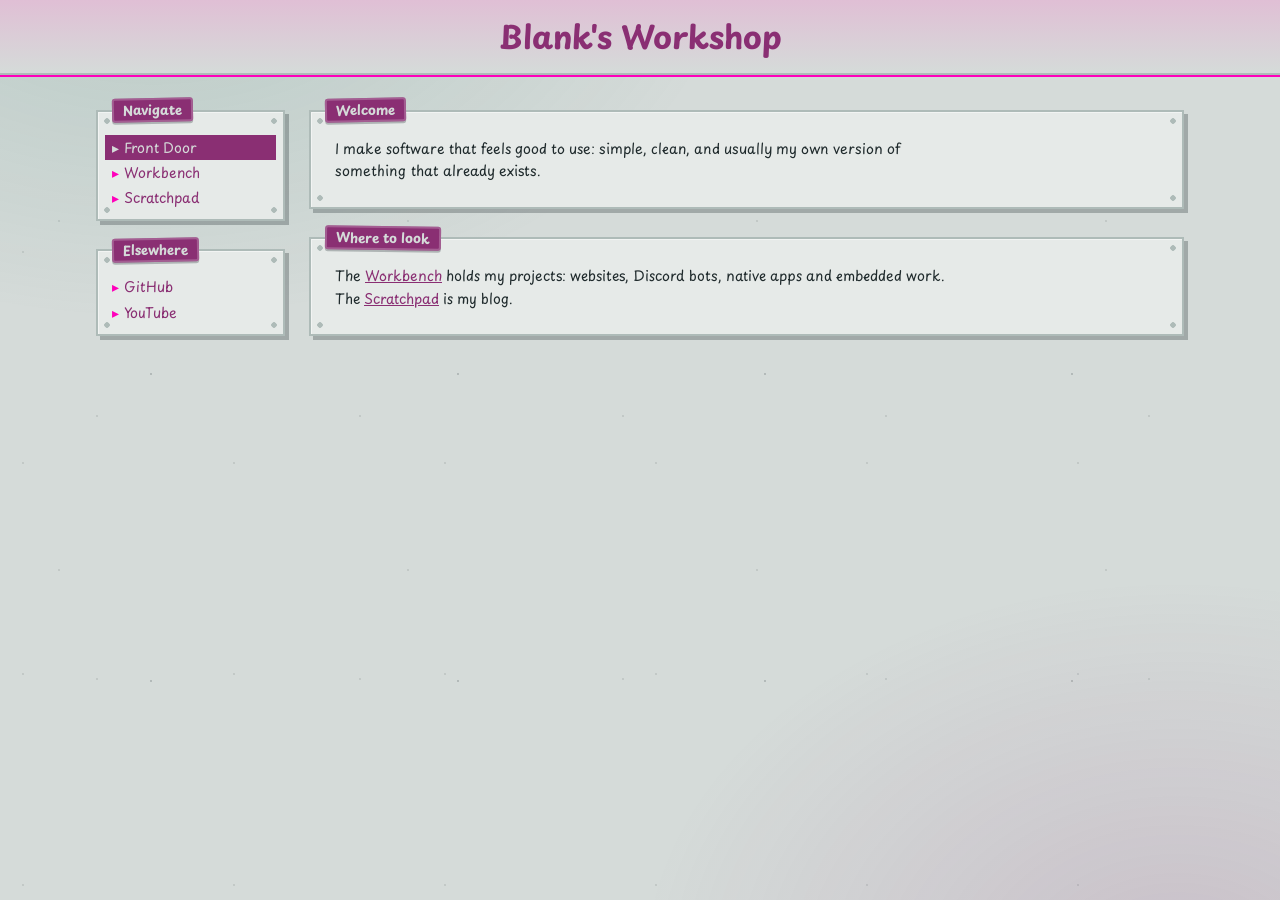
<file: index.html>
<!doctype html>
<html lang="en">
    <head>
        <meta charset="UTF-8" />
        <meta name="viewport" content="width=device-width, initial-scale=1.0" />
        <title>Front Door | Blank's Workshop</title>
        <meta
            name="description"
            content="Blank's Workshop: simple, clean software that feels good to use. Projects, devlogs and experiments by BlankTuber."
        />
        <link rel="canonical" href="https://blanktuber.dev/" />

        <!-- Appearance -->
        <meta name="color-scheme" content="dark light" />
        <meta
            name="theme-color"
            content="#123b35"
            media="(prefers-color-scheme: dark)"
        />
        <meta
            name="theme-color"
            content="#e0bfd5"
            media="(prefers-color-scheme: light)"
        />

        <!-- Link previews (Open Graph is also read by Discord, Slack, X, etc.) -->
        <meta property="og:type" content="website" />
        <meta property="og:site_name" content="Blank's Workshop" />
        <meta property="og:title" content="Front Door | Blank's Workshop" />
        <meta
            property="og:description"
            content="Blank's Workshop: simple, clean software that feels good to use. Projects, devlogs and experiments by BlankTuber."
        />
        <meta property="og:url" content="https://blanktuber.dev/" />
        <meta
            property="og:image"
            content="https://blanktuber.dev/assets/img/og.png"
        />
        <meta property="og:image:width" content="1200" />
        <meta property="og:image:height" content="630" />
        <meta
            property="og:image:alt"
            content="The BLANK logo: a grey figure in headphones with black bunny ears"
        />
        <meta name="twitter:card" content="summary_large_image" />

        <!-- Icons -->
        <link rel="icon" href="/favicon.ico" sizes="48x48" />
        <link rel="icon" href="/assets/img/logo.png" type="image/png" />
        <link rel="apple-touch-icon" href="/apple-touch-icon.png" />

        <!-- Styles -->
        <link rel="preconnect" href="https://fonts.googleapis.com" />
        <link rel="preconnect" href="https://fonts.gstatic.com" crossorigin />
        <link
            rel="stylesheet"
            href="https://fonts.googleapis.com/css2?family=Playpen+Sans:wght@100..800&display=swap"
        />
        <link rel="stylesheet" href="/assets/css/global.css" />
        <link rel="stylesheet" href="/assets/css/layout.css" />
        <link rel="stylesheet" href="/assets/css/components/box.css" />
        <link rel="stylesheet" href="/assets/css/components/links.css" />
        <link rel="me" href="https://github.com/BlankTuber" />
    </head>

    <body>
        <header>
            <h1>Blank's Workshop</h1>
        </header>
        <div class="layout">
            <nav aria-label="Main">
                <div class="box compact">
                    <p class="tag" aria-hidden="true">Navigate</p>
                    <ul class="links">
                        <li><a href="/" aria-current="page">Front Door</a></li>
                        <li><a href="/workbench/">Workbench</a></li>
                        <li><a href="/scratchpad/">Scratchpad</a></li>
                    </ul>
                </div>
            </nav>
            <main>
                <section class="box">
                    <h2 class="tag">Welcome</h2>
                    <p>
                        I make software that feels good to use: simple, clean,
                        and usually my own version of something that already
                        exists.
                    </p>
                </section>
                <section class="box">
                    <h2 class="tag">Where to look</h2>
                    <p>
                        The <a href="/workbench/">Workbench</a> holds my
                        projects: websites, Discord bots, native apps and
                        embedded work. The <a href="/scratchpad/">Scratchpad</a>
                        is my blog.
                    </p>
                </section>
            </main>
            <aside>
                <section class="box compact">
                    <h2 class="tag">Elsewhere</h2>
                    <ul class="links">
                        <li>
                            <a href="https://github.com/BlankTuber">GitHub</a>
                        </li>
                        <li>
                            <a href="https://www.youtube.com/@BlankTuber"
                                >YouTube</a
                            >
                        </li>
                    </ul>
                </section>
            </aside>
        </div>
    </body>
</html>
</file>
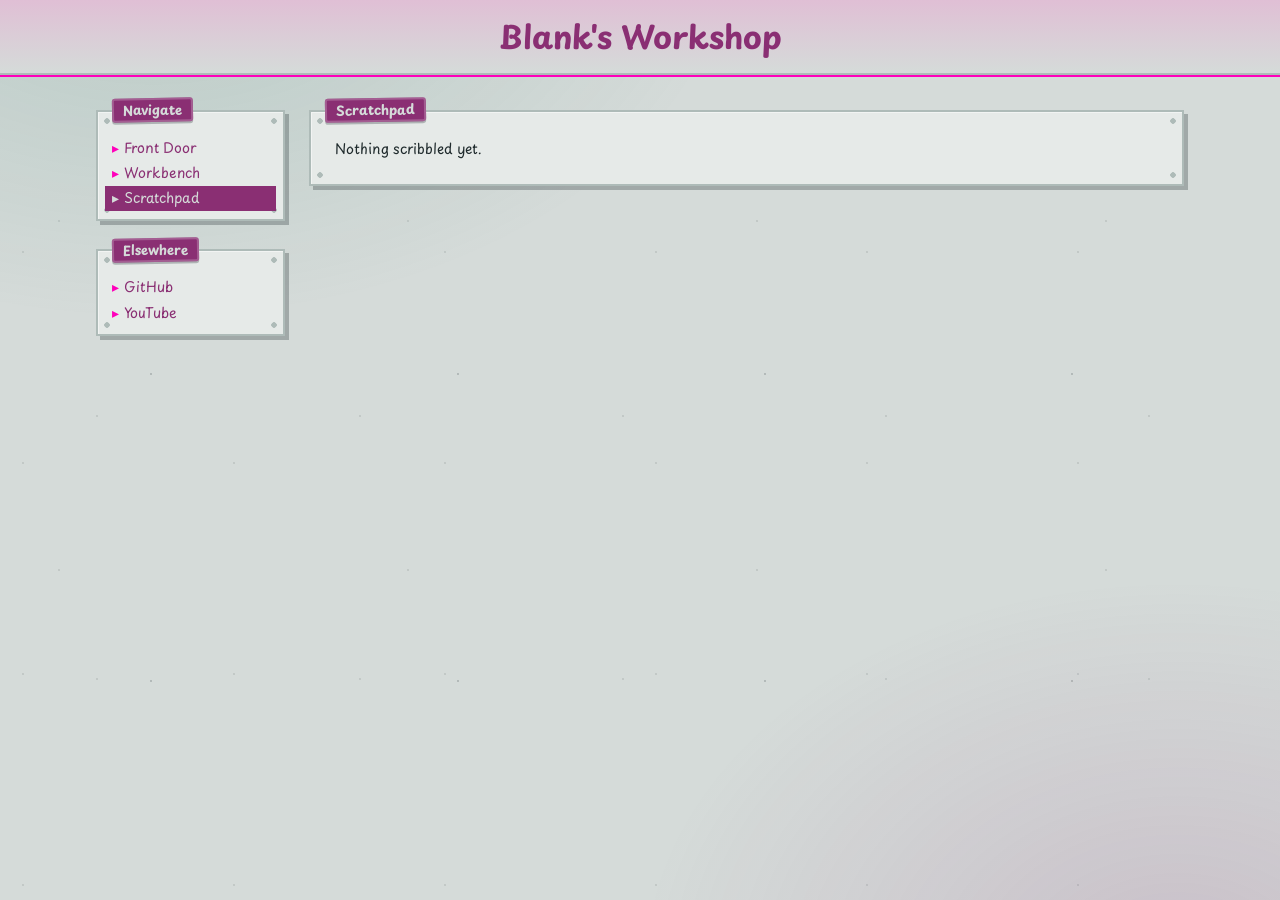
<file: scratchpad/index.html>
<!doctype html>
<html lang="en">
    <head>
        <meta charset="UTF-8" />
        <meta name="viewport" content="width=device-width, initial-scale=1.0" />
        <title>Scratchpad | Blank's Workshop</title>
        <meta
            name="description"
            content="The Scratchpad: Blank's blog. Devlogs and notes from the workshop."
        />
        <link rel="canonical" href="https://blanktuber.dev/scratchpad/" />

        <!-- Appearance -->
        <meta name="color-scheme" content="dark light" />
        <meta
            name="theme-color"
            content="#123b35"
            media="(prefers-color-scheme: dark)"
        />
        <meta
            name="theme-color"
            content="#e0bfd5"
            media="(prefers-color-scheme: light)"
        />

        <!-- Link previews (Open Graph is also read by Discord, Slack, X, etc.) -->
        <meta property="og:type" content="website" />
        <meta property="og:site_name" content="Blank's Workshop" />
        <meta property="og:title" content="Scratchpad | Blank's Workshop" />
        <meta
            property="og:description"
            content="The Scratchpad: Blank's blog. Devlogs and notes from the workshop."
        />
        <meta property="og:url" content="https://blanktuber.dev/scratchpad/" />
        <meta
            property="og:image"
            content="https://blanktuber.dev/assets/img/og.png"
        />
        <meta property="og:image:width" content="1200" />
        <meta property="og:image:height" content="630" />
        <meta
            property="og:image:alt"
            content="The BLANK logo: a grey figure in headphones with black bunny ears"
        />
        <meta name="twitter:card" content="summary_large_image" />

        <!-- Icons -->
        <link rel="icon" href="/favicon.ico" sizes="48x48" />
        <link rel="icon" href="/assets/img/logo.png" type="image/png" />
        <link rel="apple-touch-icon" href="/apple-touch-icon.png" />

        <!-- Styles -->
        <link rel="preconnect" href="https://fonts.googleapis.com" />
        <link rel="preconnect" href="https://fonts.gstatic.com" crossorigin />
        <link
            rel="stylesheet"
            href="https://fonts.googleapis.com/css2?family=Playpen+Sans:wght@100..800&display=swap"
        />
        <link rel="stylesheet" href="/assets/css/global.css" />
        <link rel="stylesheet" href="/assets/css/layout.css" />
        <link rel="stylesheet" href="/assets/css/components/box.css" />
        <link rel="stylesheet" href="/assets/css/components/links.css" />
        <link rel="stylesheet" href="/assets/css/components/post.css" />
        <link rel="me" href="https://github.com/BlankTuber" />
    </head>

    <body>
        <header>
            <h1>Blank's Workshop</h1>
        </header>
        <div class="layout">
            <nav aria-label="Main">
                <div class="box compact">
                    <p class="tag" aria-hidden="true">Navigate</p>
                    <ul class="links">
                        <li><a href="/">Front Door</a></li>
                        <li><a href="/workbench/">Workbench</a></li>
                        <li>
                            <a href="/scratchpad/" aria-current="page"
                                >Scratchpad</a
                            >
                        </li>
                    </ul>
                </div>
            </nav>
            <main>
                <section class="box">
                    <h2 class="tag">Scratchpad</h2>
                    <p>Nothing scribbled yet.</p>
                </section>

                <!-- Post template: paste new posts above this comment, newest first.
                     Use a dated id; it makes the post linkable as /scratchpad/#2026-10-10-short-name
                <article class="box post" id="2026-10-10-short-name">
                    <h2 class="tag"><a href="#2026-10-10-short-name">Post title</a></h2>
                    <p class="meta"><time datetime="2026-10-10">10 October 2026</time></p>
                    <p>First paragraph.</p>
                    <p>Second paragraph.</p>
                </article>
                -->
            </main>
            <aside>
                <section class="box compact">
                    <h2 class="tag">Elsewhere</h2>
                    <ul class="links">
                        <li>
                            <a href="https://github.com/BlankTuber">GitHub</a>
                        </li>
                        <li>
                            <a href="https://www.youtube.com/@BlankTuber"
                                >YouTube</a
                            >
                        </li>
                    </ul>
                </section>
            </aside>
        </div>
    </body>
</html>
</file>
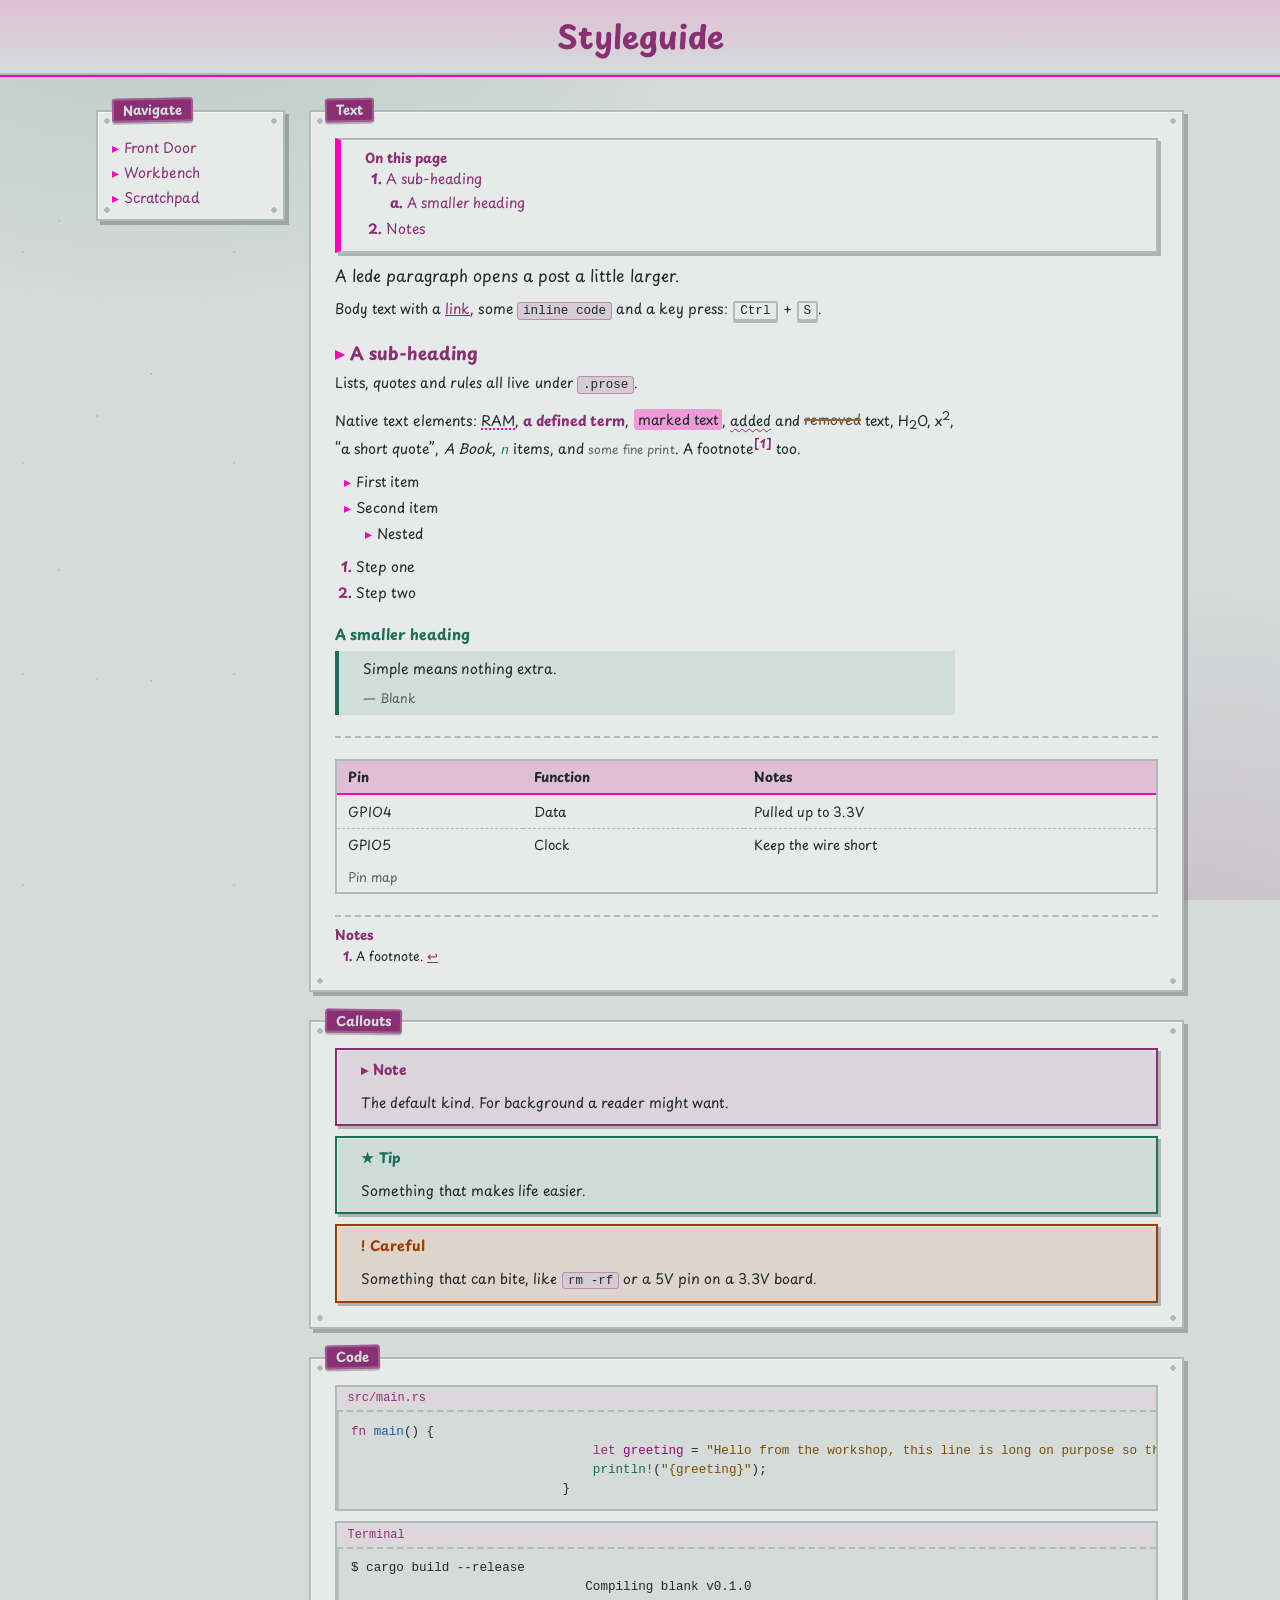
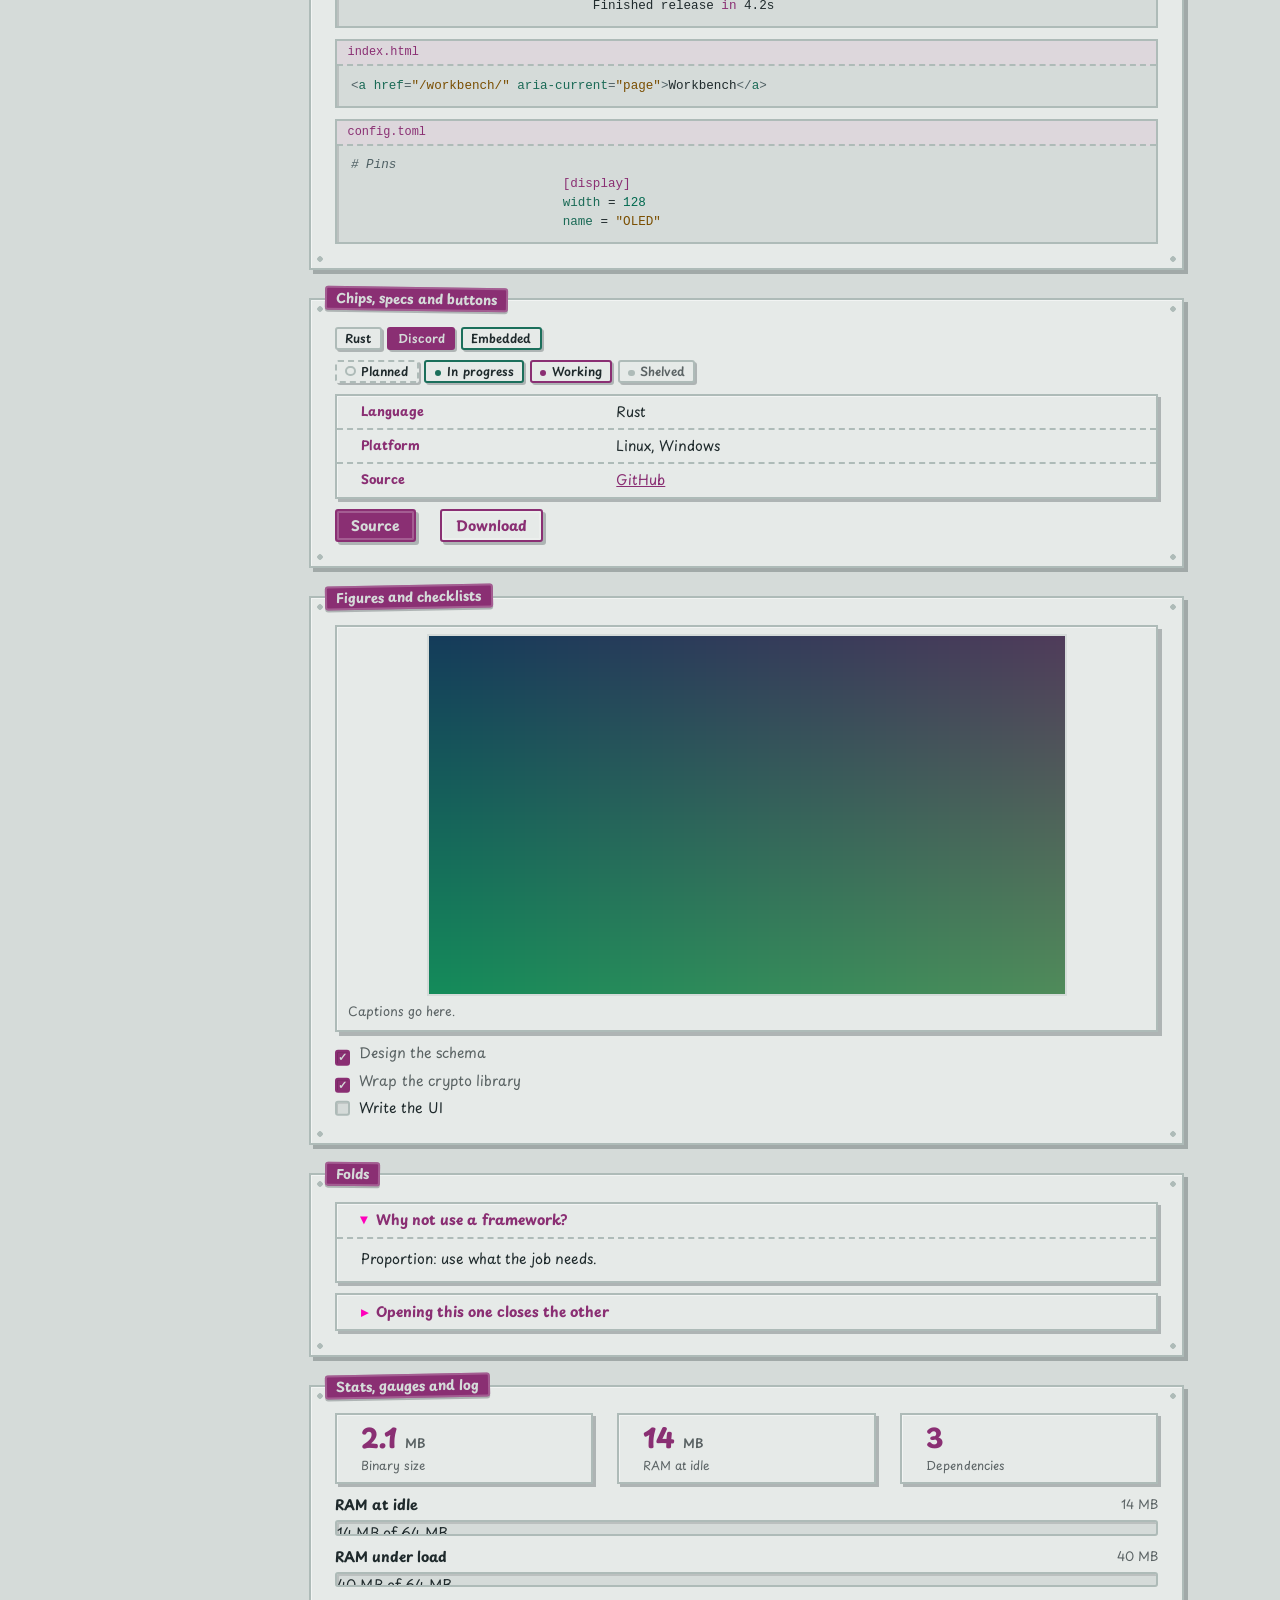
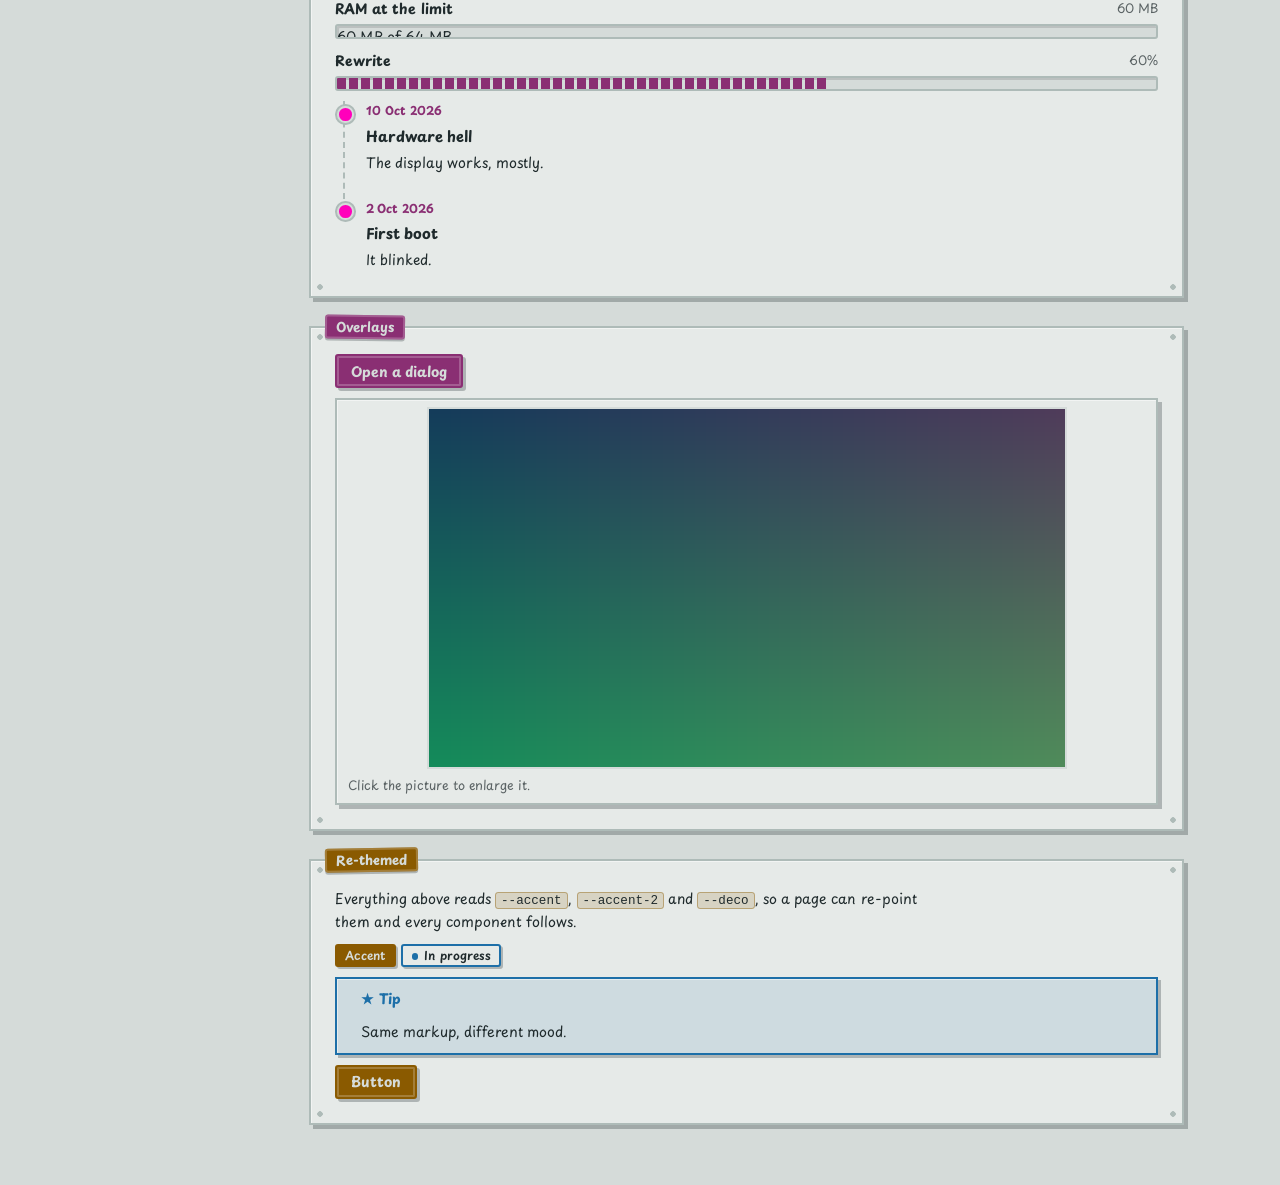
<file: styleguide/index.html>
<!doctype html>
<html lang="en">
    <head>
        <meta charset="UTF-8" />
        <meta name="viewport" content="width=device-width, initial-scale=1.0" />
        <title>Styleguide | Blank's Workshop</title>
        <meta name="robots" content="noindex" />

        <!-- Appearance -->
        <meta name="color-scheme" content="dark light" />
        <meta
            name="theme-color"
            content="#123b35"
            media="(prefers-color-scheme: dark)"
        />
        <meta
            name="theme-color"
            content="#e0bfd5"
            media="(prefers-color-scheme: light)"
        />

        <!-- Icons -->
        <link rel="icon" href="/favicon.ico" sizes="48x48" />
        <link rel="icon" href="/assets/img/logo.png" type="image/png" />
        <link rel="apple-touch-icon" href="/apple-touch-icon.png" />

        <!-- Styles -->
        <link rel="preconnect" href="https://fonts.googleapis.com" />
        <link rel="preconnect" href="https://fonts.gstatic.com" crossorigin />
        <link
            rel="stylesheet"
            href="https://fonts.googleapis.com/css2?family=Playpen+Sans:wght@100..800&display=swap"
        />
        <link rel="stylesheet" href="/assets/css/global.css" />
        <link rel="stylesheet" href="/assets/css/layout.css" />
        <link rel="stylesheet" href="/assets/css/components/box.css" />
        <link rel="stylesheet" href="/assets/css/components/links.css" />
        <link rel="stylesheet" href="/assets/css/components/prose.css" />
        <link rel="stylesheet" href="/assets/css/components/code.css" />
        <link rel="stylesheet" href="/assets/css/components/callout.css" />
        <link rel="stylesheet" href="/assets/css/components/chip.css" />
        <link rel="stylesheet" href="/assets/css/components/spec.css" />
        <link rel="stylesheet" href="/assets/css/components/button.css" />
        <link rel="stylesheet" href="/assets/css/components/figure.css" />
        <link rel="stylesheet" href="/assets/css/components/checklist.css" />
        <link rel="stylesheet" href="/assets/css/components/syntax.css" />
        <link rel="stylesheet" href="/assets/css/components/fold.css" />
        <link rel="stylesheet" href="/assets/css/components/modal.css" />
        <link rel="stylesheet" href="/assets/css/components/gauge.css" />
        <link rel="stylesheet" href="/assets/css/components/stats.css" />
        <link rel="stylesheet" href="/assets/css/components/log.css" />
        <link rel="stylesheet" href="/assets/css/components/toc.css" />
        <link rel="stylesheet" href="/styleguide/styleguide.css" />
        <script src="/assets/js/highlight.js" defer></script>
        <link rel="me" href="https://github.com/BlankTuber" />
    </head>

    <body>
        <header>
            <h1>Styleguide</h1>
        </header>
        <div class="layout">
            <nav aria-label="Main">
                <div class="box compact">
                    <p class="tag" aria-hidden="true">Navigate</p>
                    <ul class="links">
                        <li><a href="/">Front Door</a></li>
                        <li><a href="/workbench/">Workbench</a></li>
                        <li><a href="/scratchpad/">Scratchpad</a></li>
                    </ul>
                </div>
            </nav>
            <main>
                <section class="box">
                    <h2 class="tag">Text</h2>
                    <div class="prose">
                        <nav class="toc" aria-labelledby="toc-title">
                            <h3 class="toc-title" id="toc-title">
                                On this page
                            </h3>
                            <ol>
                                <li>
                                    <a href="#sub">A sub-heading</a>
                                    <ol>
                                        <li>
                                            <a href="#small"
                                                >A smaller heading</a
                                            >
                                        </li>
                                    </ol>
                                </li>
                                <li><a href="#notes">Notes</a></li>
                            </ol>
                        </nav>
                        <p class="lede">
                            A lede paragraph opens a post a little larger.
                        </p>
                        <p>
                            Body text with a <a href="#">link</a>, some
                            <code>inline code</code> and a key press:
                            <kbd>Ctrl</kbd> + <kbd>S</kbd>.
                        </p>
                        <h3 id="sub">A sub-heading</h3>
                        <p>
                            Lists, quotes and rules all live under
                            <code>.prose</code>.
                        </p>
                        <p>
                            Native text elements:
                            <abbr title="Random Access Memory">RAM</abbr>,
                            <dfn>a defined term</dfn>, <mark>marked text</mark>,
                            <ins>added</ins> and <del>removed</del> text,
                            H<sub>2</sub>O, x<sup>2</sup>, <q>a short quote</q>,
                            <cite>A Book</cite>, <var>n</var> items, and
                            <small>some fine print</small>. A footnote<sup
                                id="fnref-1"
                                ><a href="#fn-1">1</a></sup
                            >
                            too.
                        </p>
                        <ul>
                            <li>First item</li>
                            <li>
                                Second item
                                <ul>
                                    <li>Nested</li>
                                </ul>
                            </li>
                        </ul>
                        <ol>
                            <li>Step one</li>
                            <li>Step two</li>
                        </ol>
                        <h4 id="small">A smaller heading</h4>
                        <blockquote>
                            <p>Simple means nothing extra.</p>
                            <footer>Blank</footer>
                        </blockquote>
                        <hr />
                        <div
                            class="table-wrap"
                            tabindex="0"
                            role="region"
                            aria-label="Pin map"
                        >
                            <table>
                                <caption>
                                    Pin map
                                </caption>
                                <thead>
                                    <tr>
                                        <th scope="col">Pin</th>
                                        <th scope="col">Function</th>
                                        <th scope="col">Notes</th>
                                    </tr>
                                </thead>
                                <tbody>
                                    <tr>
                                        <td>GPIO4</td>
                                        <td>Data</td>
                                        <td>Pulled up to 3.3V</td>
                                    </tr>
                                    <tr>
                                        <td>GPIO5</td>
                                        <td>Clock</td>
                                        <td>Keep the wire short</td>
                                    </tr>
                                </tbody>
                            </table>
                        </div>
                        <section class="footnotes" aria-labelledby="notes">
                            <h2 id="notes">Notes</h2>
                            <ol>
                                <li id="fn-1">
                                    A footnote.
                                    <a
                                        href="#fnref-1"
                                        aria-label="Back to the text"
                                        >&#8617;</a
                                    >
                                </li>
                            </ol>
                        </section>
                    </div>
                </section>

                <section class="box">
                    <h2 class="tag">Callouts</h2>
                    <div class="prose">
                        <div class="callout" role="note">
                            <p class="callout-title">Note</p>
                            <p>
                                The default kind. For background a reader might
                                want.
                            </p>
                        </div>
                        <div class="callout" data-kind="tip" role="note">
                            <p class="callout-title">Tip</p>
                            <p>Something that makes life easier.</p>
                        </div>
                        <div class="callout" data-kind="warn" role="note">
                            <p class="callout-title">Careful</p>
                            <p>
                                Something that can bite, like
                                <code>rm -rf</code> or a 5V pin on a 3.3V board.
                            </p>
                        </div>
                    </div>
                </section>

                <section class="box">
                    <h2 class="tag">Code</h2>
                    <div class="prose">
                        <figure class="code">
                            <figcaption>src/main.rs</figcaption>
                            <pre
                                tabindex="0"
                            ><code class="language-rust">fn main() {
                                let greeting = "Hello from the workshop, this line is long on purpose so that it has to scroll sideways";
                                println!("{greeting}");
                            }</code></pre>
                        </figure>
                        <figure class="code">
                            <figcaption>Terminal</figcaption>
                            <pre
                                tabindex="0"
                            ><code class="language-bash">$ cargo build --release
                            <samp>   Compiling blank v0.1.0
                                Finished release in 4.2s</samp></code></pre>
                        </figure>
                        <figure class="code">
                            <figcaption>index.html</figcaption>
                            <pre
                                tabindex="0"
                            ><code class="language-html">&lt;a href="/workbench/" aria-current="page"&gt;Workbench&lt;/a&gt;</code></pre>
                        </figure>
                        <figure class="code">
                            <figcaption>config.toml</figcaption>
                            <pre tabindex="0"><code class="language-toml"># Pins
                            [display]
                            width = 128
                            name = "OLED"</code></pre>
                        </figure>
                    </div>
                </section>

                <section class="box">
                    <h2 class="tag">Chips, specs and buttons</h2>
                    <div class="prose">
                        <ul class="chips" aria-label="Built with">
                            <li class="chip">Rust</li>
                            <li class="chip" data-tone="accent">Discord</li>
                            <li class="chip" data-tone="accent-2">Embedded</li>
                        </ul>
                        <ul class="chips" aria-label="Statuses">
                            <li class="chip" data-status="planned">Planned</li>
                            <li class="chip" data-status="wip">In progress</li>
                            <li class="chip" data-status="working">Working</li>
                            <li class="chip" data-status="shelved">Shelved</li>
                        </ul>
                        <dl class="spec">
                            <div>
                                <dt>Language</dt>
                                <dd>Rust</dd>
                            </div>
                            <div>
                                <dt>Platform</dt>
                                <dd>Linux, Windows</dd>
                            </div>
                            <div>
                                <dt>Source</dt>
                                <dd>
                                    <a href="https://github.com/BlankTuber"
                                        >GitHub</a
                                    >
                                </dd>
                            </div>
                        </dl>
                        <p class="btn-row">
                            <a class="btn" href="#">Source</a>
                            <a class="btn" data-variant="ghost" href="#"
                                >Download</a
                            >
                        </p>
                    </div>
                </section>

                <section class="box">
                    <h2 class="tag">Figures and checklists</h2>
                    <div class="prose">
                        <div class="shots">
                            <figure class="shot">
                                <img
                                    src="/styleguide/demo.png"
                                    alt="A plain gradient standing in for a screenshot"
                                    width="640"
                                    height="360"
                                />
                                <figcaption>Captions go here.</figcaption>
                            </figure>
                        </div>
                        <ul class="checklist">
                            <li>
                                <label
                                    ><input type="checkbox" checked disabled />
                                    <span>Design the schema</span></label
                                >
                            </li>
                            <li>
                                <label
                                    ><input type="checkbox" checked disabled />
                                    <span>Wrap the crypto library</span></label
                                >
                            </li>
                            <li>
                                <label
                                    ><input type="checkbox" disabled />
                                    <span>Write the UI</span></label
                                >
                            </li>
                        </ul>
                    </div>
                </section>

                <section class="box">
                    <h2 class="tag">Folds</h2>
                    <div class="prose">
                        <details class="fold" name="faq" open>
                            <summary>Why not use a framework?</summary>
                            <div class="fold-body">
                                <p>Proportion: use what the job needs.</p>
                            </div>
                        </details>
                        <details class="fold" name="faq">
                            <summary>Opening this one closes the other</summary>
                            <div class="fold-body">
                                <p>
                                    Same <code>name</code> on each
                                    <code>details</code> makes an accordion.
                                </p>
                            </div>
                        </details>
                    </div>
                </section>

                <section class="box">
                    <h2 class="tag">Stats, gauges and log</h2>
                    <div class="prose">
                        <dl class="stats">
                            <div>
                                <dt>Binary size</dt>
                                <dd>2.1 <small>MB</small></dd>
                            </div>
                            <div>
                                <dt>RAM at idle</dt>
                                <dd>14 <small>MB</small></dd>
                            </div>
                            <div>
                                <dt>Dependencies</dt>
                                <dd>3</dd>
                            </div>
                        </dl>
                        <div class="gauge">
                            <label for="g-ram">RAM at idle</label>
                            <span class="gauge-value">14 MB</span>
                            <meter
                                id="g-ram"
                                min="0"
                                max="64"
                                low="32"
                                high="48"
                                optimum="0"
                                value="14"
                            >
                                14 MB of 64 MB
                            </meter>
                        </div>
                        <div class="gauge">
                            <label for="g-ram2">RAM under load</label>
                            <span class="gauge-value">40 MB</span>
                            <meter
                                id="g-ram2"
                                min="0"
                                max="64"
                                low="32"
                                high="48"
                                optimum="0"
                                value="40"
                            >
                                40 MB of 64 MB
                            </meter>
                        </div>
                        <div class="gauge">
                            <label for="g-ram3">RAM at the limit</label>
                            <span class="gauge-value">60 MB</span>
                            <meter
                                id="g-ram3"
                                min="0"
                                max="64"
                                low="32"
                                high="48"
                                optimum="0"
                                value="60"
                            >
                                60 MB of 64 MB
                            </meter>
                        </div>
                        <div class="gauge">
                            <label for="g-done">Rewrite</label>
                            <span class="gauge-value">60%</span>
                            <progress id="g-done" max="100" value="60">
                                60%
                            </progress>
                        </div>
                        <ol class="log">
                            <li>
                                <time datetime="2026-10-10">10 Oct 2026</time>
                                <h3>Hardware hell</h3>
                                <p>The display works, mostly.</p>
                            </li>
                            <li>
                                <time datetime="2026-10-02">2 Oct 2026</time>
                                <h3>First boot</h3>
                                <p>It blinked.</p>
                            </li>
                        </ol>
                    </div>
                </section>

                <section class="box">
                    <h2 class="tag">Overlays</h2>
                    <div class="prose">
                        <p class="btn-row">
                            <button
                                class="btn"
                                commandfor="demo-dialog"
                                command="show-modal"
                            >
                                Open a dialog
                            </button>
                        </p>
                        <figure class="shot">
                            <button class="thumb" popovertarget="demo-shot">
                                <img
                                    src="/styleguide/demo.png"
                                    alt="A plain gradient standing in for a screenshot"
                                    width="640"
                                    height="360"
                                />
                            </button>
                            <figcaption>
                                Click the picture to enlarge it.
                            </figcaption>
                        </figure>
                        <figure
                            class="lightbox"
                            id="demo-shot"
                            popover
                            aria-label="A plain gradient standing in for a screenshot"
                        >
                            <img
                                src="/styleguide/demo.png"
                                alt="A plain gradient standing in for a screenshot"
                                width="640"
                                height="360"
                            />
                        </figure>
                    </div>
                    <dialog
                        class="box modal"
                        id="demo-dialog"
                        aria-labelledby="demo-dialog-title"
                        closedby="any"
                    >
                        <h2 class="tag" id="demo-dialog-title">Dialog</h2>
                        <div class="modal-body prose">
                            <p>
                                A native dialog. Esc closes it, and so does
                                clicking outside.
                            </p>
                            <p>
                                It scrolls on its own when the content is long.
                            </p>
                        </div>
                        <p class="btn-row">
                            <button
                                class="btn"
                                commandfor="demo-dialog"
                                command="close"
                            >
                                Close
                            </button>
                        </p>
                    </dialog>
                </section>

                <section class="box theme-demo">
                    <h2 class="tag">Re-themed</h2>
                    <div class="prose">
                        <p>
                            Everything above reads <code>--accent</code>,
                            <code>--accent-2</code> and <code>--deco</code>, so
                            a page can re-point them and every component
                            follows.
                        </p>
                        <ul class="chips">
                            <li class="chip" data-tone="accent">Accent</li>
                            <li class="chip" data-status="wip">In progress</li>
                        </ul>
                        <div class="callout" data-kind="tip" role="note">
                            <p class="callout-title">Tip</p>
                            <p>Same markup, different mood.</p>
                        </div>
                        <p class="btn-row">
                            <a class="btn" href="#">Button</a>
                        </p>
                    </div>
                </section>
            </main>
        </div>
    </body>
</html>
</file>
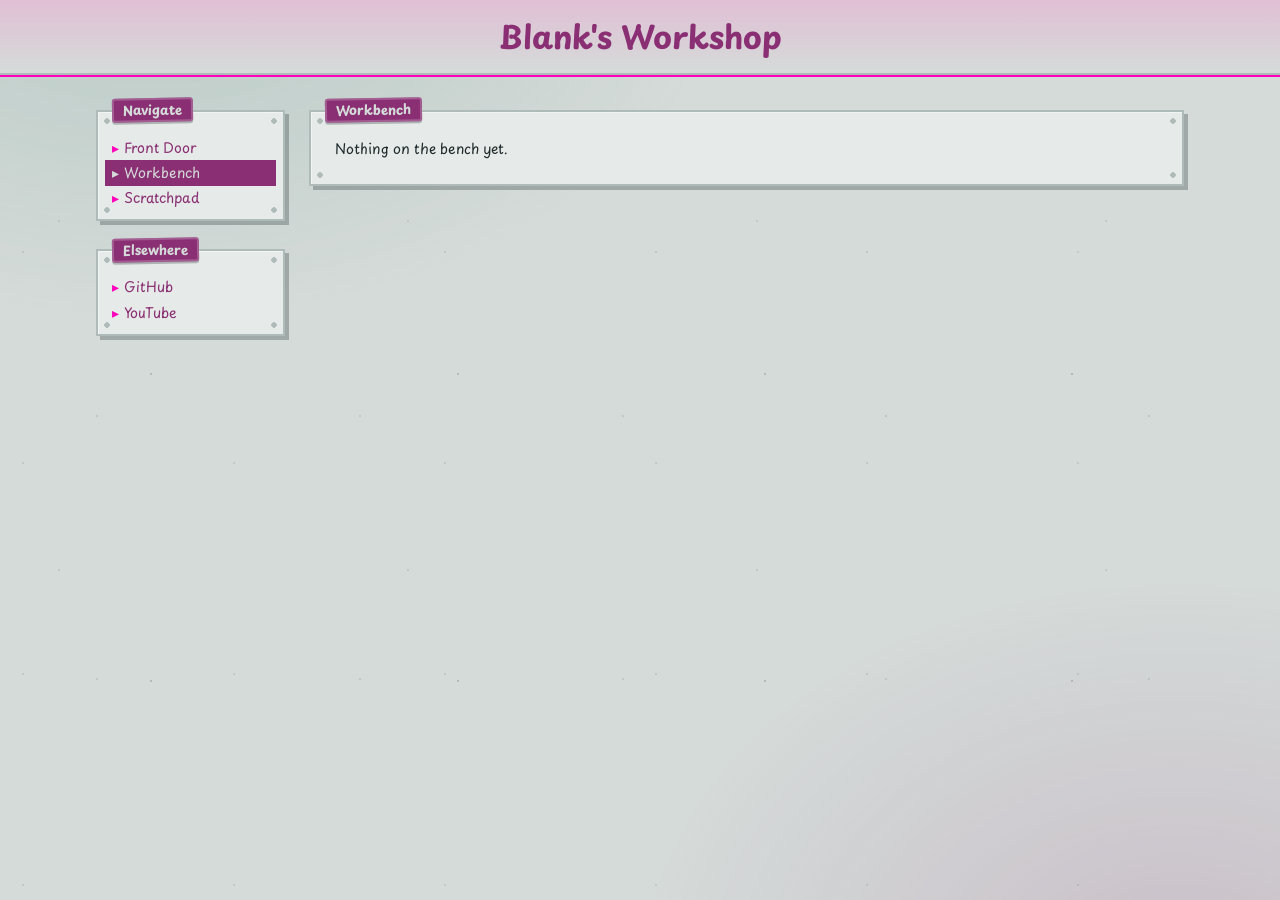
<file: workbench/index.html>
<!doctype html>
<html lang="en">
    <head>
        <meta charset="UTF-8" />
        <meta name="viewport" content="width=device-width, initial-scale=1.0" />
        <title>Workbench | Blank's Workshop</title>
        <meta
            name="description"
            content="The Workbench: projects from Blank's Workshop, from websites and Discord bots to native apps and embedded work."
        />
        <link rel="canonical" href="https://blanktuber.dev/workbench/" />

        <!-- Appearance -->
        <meta name="color-scheme" content="dark light" />
        <meta
            name="theme-color"
            content="#123b35"
            media="(prefers-color-scheme: dark)"
        />
        <meta
            name="theme-color"
            content="#e0bfd5"
            media="(prefers-color-scheme: light)"
        />

        <!-- Link previews (Open Graph is also read by Discord, Slack, X, etc.) -->
        <meta property="og:type" content="website" />
        <meta property="og:site_name" content="Blank's Workshop" />
        <meta property="og:title" content="Workbench | Blank's Workshop" />
        <meta
            property="og:description"
            content="The Workbench: projects from Blank's Workshop, from websites and Discord bots to native apps and embedded work."
        />
        <meta property="og:url" content="https://blanktuber.dev/workbench/" />
        <meta
            property="og:image"
            content="https://blanktuber.dev/assets/img/og.png"
        />
        <meta property="og:image:width" content="1200" />
        <meta property="og:image:height" content="630" />
        <meta
            property="og:image:alt"
            content="The BLANK logo: a grey figure in headphones with black bunny ears"
        />
        <meta name="twitter:card" content="summary_large_image" />

        <!-- Icons -->
        <link rel="icon" href="/favicon.ico" sizes="48x48" />
        <link rel="icon" href="/assets/img/logo.png" type="image/png" />
        <link rel="apple-touch-icon" href="/apple-touch-icon.png" />

        <!-- Styles -->
        <link rel="preconnect" href="https://fonts.googleapis.com" />
        <link rel="preconnect" href="https://fonts.gstatic.com" crossorigin />
        <link
            rel="stylesheet"
            href="https://fonts.googleapis.com/css2?family=Playpen+Sans:wght@100..800&display=swap"
        />
        <link rel="stylesheet" href="/assets/css/global.css" />
        <link rel="stylesheet" href="/assets/css/layout.css" />
        <link rel="stylesheet" href="/assets/css/components/box.css" />
        <link rel="stylesheet" href="/assets/css/components/links.css" />
        <link rel="stylesheet" href="/assets/css/components/items.css" />
        <link rel="me" href="https://github.com/BlankTuber" />
    </head>

    <body>
        <header>
            <h1>Blank's Workshop</h1>
        </header>
        <div class="layout">
            <nav aria-label="Main">
                <div class="box compact">
                    <p class="tag" aria-hidden="true">Navigate</p>
                    <ul class="links">
                        <li><a href="/">Front Door</a></li>
                        <li>
                            <a href="/workbench/" aria-current="page"
                                >Workbench</a
                            >
                        </li>
                        <li><a href="/scratchpad/">Scratchpad</a></li>
                    </ul>
                </div>
            </nav>
            <main>
                <section class="box">
                    <h2 class="tag">Workbench</h2>
                    <p>Nothing on the bench yet.</p>
                </section>

                <!-- Project template: wrap boxes in <div class="items"> once there are several.
                <div class="items">
                    <article class="box">
                        <h2 class="tag"><a href="/workbench/project-name/">Project name</a></h2>
                        <p>One or two lines about what it is.</p>
                    </article>
                </div>
                -->
            </main>
            <aside>
                <section class="box compact">
                    <h2 class="tag">Elsewhere</h2>
                    <ul class="links">
                        <li>
                            <a href="https://github.com/BlankTuber">GitHub</a>
                        </li>
                        <li>
                            <a href="https://www.youtube.com/@BlankTuber"
                                >YouTube</a
                            >
                        </li>
                    </ul>
                </section>
            </aside>
        </div>
    </body>
</html>
</file>
<file: assets/css/global.css>
/* Applies to every page on the site. */

:root {
    color-scheme: dark;
    font-family: "Playpen Sans", sans-serif;
    font-optical-sizing: auto;
    font-style: normal;

    /* Favorites */
    --aquamarine: #00ffbb;
    --magenta: #ff00bb;

    /* Everyday variations */
    --teal: #3fb89a;
    --teal-dark: #123b35;
    --plum: #b8559a;
    --plum-dark: #3a1f34;

    --bg: #0f1214;
    --surface: #181d20;
    --text: #e4e9e8;
    --border: #2b363a;

    /* Roles */
    --accent: var(--teal);
    --accent-2: var(--plum);
    --tint-header: var(--teal-dark);
    --deco: var(--aquamarine);
    --warn: var(--magenta);

    /* Background art. Pick one by pointing --bg-art at --bg-glow or --bg-stars. */
    --star: rgba(255, 255, 255, 0.55);
    --bg-glow:
        radial-gradient(
            60rem 40rem at 12% -8%,
            color-mix(in srgb, var(--teal) 16%, transparent),
            transparent 70%
        ),
        radial-gradient(
            55rem 40rem at 92% 108%,
            color-mix(in srgb, var(--plum) 16%, transparent),
            transparent 70%
        );
    --bg-stars:
        radial-gradient(1px 1px at 23px 41px, var(--star), transparent) 0 0 /
            211px 211px,
        radial-gradient(1px 1px at 97px 153px, var(--star), transparent) 0 0 /
            263px 263px,
        radial-gradient(1.5px 1.5px at 151px 67px, var(--star), transparent) 0
            0 / 307px 307px,
        radial-gradient(1px 1px at 59px 221px, var(--star), transparent) 0 0 /
            349px 349px,
        var(--bg-glow);
    --bg-art: var(--bg-stars);

    /* Bevels and hard shadows */
    --bevel-light: rgba(255, 255, 255, 0.06);
    --bevel-dark: rgba(0, 0, 0, 0.4);
    --hard-shadow: rgba(0, 0, 0, 0.5);

    /* Fluid spacing */
    --space-sm: clamp(8px, 2vw, 12px);
    --space-md: clamp(12px, 3vw, 24px);
    --space-lg: clamp(16px, 4vw, 48px);
}

/* Light mode */
@media (prefers-color-scheme: light) {
    :root {
        color-scheme: light;

        --teal: #1b6f5b;
        --plum: #8a2f73;

        --bg: #d5dbd9;
        --surface: #e6eae8;
        --text: #1f2a2c;
        --border: #aebbb8;

        --accent: var(--plum);
        --accent-2: var(--teal);
        --tint-header: #e0bfd5;
        --deco: var(--magenta);
        --warn: #9c3d00;
        --star: rgba(31, 42, 44, 0.35);

        --bevel-light: rgba(255, 255, 255, 0.5);
        --bevel-dark: rgba(0, 0, 0, 0.12);
        --hard-shadow: rgba(31, 42, 44, 0.28);
    }
}

* {
    margin: 0;
    padding: 0;
    box-sizing: border-box;
}

html {
    font-size: 87.5%;
}

body {
    min-height: 100vh;
    min-height: 100dvh;
    background-color: var(--bg);
    color: var(--text);
    line-height: 1.6;
}

body::before {
    content: "";
    position: fixed;
    inset: 0;
    z-index: -1;
    background: var(--bg-art);
    pointer-events: none;
}

a {
    color: var(--accent);
}

a:hover {
    color: var(--accent-2);
}

a:focus-visible {
    outline: 2px solid var(--deco);
    outline-offset: 2px;
}
</file>
<file: assets/css/layout.css>
/* Layout for the main pages. */

header {
    min-height: 75px;
    padding-inline: var(--space-sm);
    display: flex;
    justify-content: center;
    align-items: center;
    background: linear-gradient(var(--tint-header), var(--bg));
    border-bottom: 2px solid var(--border);
    box-shadow: 0 2px 0 var(--deco);
}

header h1 {
    color: var(--accent);
    text-align: center;
    line-height: 1.3;
    font-size: clamp(1.5rem, 6vw, 2.25rem);
}

.layout {
    --page-width: min(85vw, 80rem);
    --sidebar-width: 13.5rem;

    width: min(100% - var(--space-lg), var(--page-width));
    margin-block: var(--space-md) var(--space-lg);
    margin-inline: auto;
    padding-top: 0.75rem;
    display: grid;
    grid-template-columns: var(--sidebar-width) minmax(0, 1fr);
    grid-template-rows: auto 1fr;
    grid-template-areas:
        "nav content"
        "side content";
    gap: 2rem var(--space-md);
    align-items: start;
}

.layout > nav {
    grid-area: nav;
}

.layout > main {
    grid-area: content;
    display: flex;
    flex-direction: column;
    gap: 2rem;
    overflow-wrap: anywhere;
}

.layout > aside {
    grid-area: side;
    display: flex;
    flex-direction: column;
    gap: 2rem;
}

/* Phones */
@media (max-width: 44rem) {
    .layout {
        grid-template-columns: minmax(0, 1fr);
        grid-template-rows: auto;
        grid-template-areas:
            "nav"
            "content"
            "side";
    }

    .layout > nav .links {
        display: flex;
        flex-wrap: wrap;
        gap: 0.25rem 0.5rem;
    }
}
</file>
<file: assets/css/components/box.css>
/* A bolted-down panel with a label stuck on its corner.

   <section class="box">
       <h2 class="tag">Title</h2>
       <p>Content</p>
   </section>

   Add "compact" for the tighter sidebar version. */

.box {
    /* The four screws in the corners */
    --screws:
        radial-gradient(
            circle at 9px 9px,
            var(--border) 0 2.5px,
            transparent 3px
        ),
        radial-gradient(
            circle at calc(100% - 9px) 9px,
            var(--border) 0 2.5px,
            transparent 3px
        ),
        radial-gradient(
            circle at 9px calc(100% - 9px),
            var(--border) 0 2.5px,
            transparent 3px
        ),
        radial-gradient(
            circle at calc(100% - 9px) calc(100% - 9px),
            var(--border) 0 2.5px,
            transparent 3px
        );

    position: relative;
    padding: 1.9rem var(--space-md) var(--space-md);
    background-color: var(--surface);
    background-image: var(--screws);
    border: 2px solid var(--border);
    box-shadow:
        4px 4px 0 var(--hard-shadow),
        inset 1px 1px 0 var(--bevel-light);
}

.box.compact {
    padding: 1.7rem 0.5rem 0.6rem;
}

.box > :last-child {
    margin-bottom: 0;
}

.box p {
    max-width: 62ch;
}

.box p + p {
    margin-top: 0.75rem;
}

.tag {
    position: absolute;
    top: -0.95rem;
    left: 1rem;
    max-width: calc(100% - 2rem);
    padding: 0.1rem 0.8rem;
    font-size: 0.95rem;
    font-weight: 700;
    line-height: 1.6;
    background: var(--accent);
    color: var(--bg);
    border-radius: 3px;
    box-shadow:
        inset 0 0 0 2px rgba(255, 255, 255, 0.22),
        0 2px 0 var(--hard-shadow);
    transform: rotate(-1deg);
}

/* Every other label tilts the other way */
.box:nth-of-type(even) > .tag {
    transform: rotate(0.8deg);
}

.tag a {
    color: inherit;
    text-decoration: none;
}

.tag a:hover {
    color: inherit;
    text-decoration: underline;
}
</file>
<file: assets/css/components/links.css>
/* A list of links with a little arrow. Used for the nav and "Elsewhere".

   <ul class="links">
       <li><a href="/">Front Door</a></li>
       <li><a href="/workbench/" aria-current="page">Workbench</a></li>
   </ul> */

.links {
    list-style: none;
}

.links a {
    display: block;
    padding: 0.1rem 0.5rem;
    text-decoration: none;
}

.links a::before {
    content: "\25B8\00a0";
    color: var(--deco);
}

.links a:hover,
.links a[aria-current="page"] {
    background: var(--accent);
    color: var(--bg);
}

.links a:hover::before,
.links a[aria-current="page"]::before {
    color: var(--bg);
}
</file>
<file: assets/css/components/post.css>
/* Blog posts on the Scratchpad: stacked newest first, each linkable by its id.

   <article class="box post" id="2026-10-10-short-name">
       <h2 class="tag"><a href="#2026-10-10-short-name">Title</a></h2>
       <p class="meta"><time datetime="2026-10-10">10 October 2026</time></p>
       <p>...</p>
   </article> */

.post:target {
    outline: 2px solid var(--deco);
    outline-offset: 4px;
}

.meta {
    margin-bottom: 0.75rem;
    font-size: 0.9rem;
    color: color-mix(in srgb, var(--text) 70%, transparent);
}
</file>
<file: assets/css/components/prose.css>
/* Long-form text for project pages and posts: sub-headings, lists, quotes,
   rules and tables. Put it on the element that holds the text, inside a box
   or on a page with its own layout.

   <div class="prose">
       <h3>Sub-heading</h3>
       <p>Text with a <a href="#">link</a>.</p>
       <ul><li>Item</li></ul>
       <blockquote>
           <p>Quote.</p>
           <footer>Someone</footer>
       </blockquote>
       <hr />
       <div class="table-wrap" tabindex="0" role="region" aria-label="Pins">
           <table>...</table>
       </div>
   </div>

   The box title is already the h2, so use h3 and h4 inside. Lists that have
   a class of their own (.chips, .checklist) are left alone. */

.prose {
    overflow-wrap: anywhere;
}

.prose > * + * {
    margin-top: 0.75rem;
}

.prose > :is(h3, h4) {
    margin-top: 1.5rem;
    line-height: 1.3;
}

.prose > :is(h3, h4) + * {
    margin-top: 0.5rem;
}

.prose > h3 {
    font-size: 1.25rem;
    color: var(--accent);
}

.prose > h3::before {
    content: "\25B8\00a0";
    color: var(--deco);
}

.prose > h4 {
    font-size: 1.05rem;
    color: var(--accent-2);
}

.prose :is(p, ul, ol):not([class]) {
    max-width: 62ch;
}

/* Lists */

.prose :is(ul, ol):not([class]) {
    padding-left: 1.5rem;
}

.prose :is(ul, ol):not([class]) li + li {
    margin-top: 0.25rem;
}

.prose ul:not([class]) > li::marker {
    content: "\25B8\00a0";
    color: var(--deco);
}

.prose ol:not([class]) > li::marker {
    color: var(--accent);
    font-weight: 700;
}

.prose li > :is(ul, ol) {
    margin-top: 0.25rem;
}

/* Quote */

.prose blockquote {
    max-width: 62ch;
    padding: 0.5rem var(--space-md);
    background: color-mix(in srgb, var(--accent-2) 10%, transparent);
    border-left: 4px solid var(--accent-2);
}

.prose blockquote > * + * {
    margin-top: 0.5rem;
}

.prose blockquote footer {
    font-size: 0.9rem;
    color: color-mix(in srgb, var(--text) 70%, transparent);
}

.prose blockquote footer::before {
    content: "\2014\00a0";
}

/* Rule */

.prose hr {
    height: 0;
    margin-block: 1.5rem;
    border: 0;
    border-top: 2px dashed var(--border);
}

/* Table. The wrapper scrolls on narrow screens. */

.table-wrap {
    overflow-x: auto;
    border: 2px solid var(--border);
    background: var(--surface);
    box-shadow: inset 1px 1px 0 var(--bevel-light);
}

.table-wrap:focus-visible {
    outline: 2px solid var(--deco);
    outline-offset: 2px;
}

.table-wrap table {
    width: 100%;
    border-collapse: collapse;
    font-size: 0.95rem;
}

.table-wrap :is(th, td) {
    padding: 0.4rem 0.75rem;
    text-align: left;
    vertical-align: top;
}

.table-wrap th {
    white-space: nowrap;
    background: var(--tint-header);
    border-bottom: 2px solid var(--deco);
}

.table-wrap tbody tr + tr :is(th, td) {
    border-top: 1px dashed var(--border);
}

.table-wrap tbody tr:hover {
    background: color-mix(in srgb, var(--accent) 10%, transparent);
}

.table-wrap caption {
    caption-side: bottom;
    padding: 0.4rem 0.75rem;
    font-size: 0.9rem;
    text-align: left;
    color: color-mix(in srgb, var(--text) 70%, transparent);
}

/* Intro paragraph */

.prose > .lede {
    font-size: 1.15rem;
    line-height: 1.5;
}

/* Small native text elements. They are rarely used but carry meaning, so
   they are styled everywhere, not only inside .prose.

   <abbr title="Random Access Memory">RAM</abbr>   <dfn>term</dfn>
   <mark>highlight</mark>   <ins>added</ins> <del>removed</del>
   H<sub>2</sub>O   x<sup>2</sup>   <q>short quote</q>   <cite>A Book</cite>
   <var>n</var>   <small>fine print</small> */

abbr[title] {
    text-decoration: underline dotted var(--deco) 2px;
    text-underline-offset: 3px;
    cursor: help;
}

dfn {
    font-weight: 700;
    font-style: normal;
    color: var(--accent);
}

mark {
    padding: 0 0.25em;
    color: var(--text);
    background: color-mix(in srgb, var(--deco) 35%, transparent);
    border-radius: 3px;
}

ins {
    text-decoration: underline wavy var(--accent) 1px;
    text-underline-offset: 3px;
}

del {
    text-decoration-color: var(--warn);
    text-decoration-thickness: 2px;
    opacity: 0.8;
}

cite {
    font-style: italic;
}

var {
    font-family: var(--mono, ui-monospace, monospace);
    font-size: 0.95em;
    color: var(--accent-2);
}

small {
    font-size: 0.85rem;
    color: color-mix(in srgb, var(--text) 70%, transparent);
}

/* Footnotes. The reference points down, the arrow in the note points back up.

   <p>Text<sup id="fnref-1"><a href="#fn-1">1</a></sup></p>

   <section class="footnotes" aria-labelledby="fn-title">
       <h2 id="fn-title">Notes</h2>
       <ol>
           <li id="fn-1">The note. <a href="#fnref-1" aria-label="Back to the text">&#8617;</a></li>
       </ol>
   </section> */

sup > a {
    padding-inline: 0.1em;
    text-decoration: none;
    font-weight: 700;
}

sup > a::before {
    content: "[";
}

sup > a::after {
    content: "]";
}

.footnotes {
    margin-top: 1.5rem;
    padding-top: 0.5rem;
    border-top: 2px dashed var(--border);
    font-size: 0.9rem;
}

.footnotes h2 {
    font-size: 0.95rem;
    color: var(--accent);
}

.footnotes ol {
    padding-left: 1.5rem;
}

.footnotes li:target {
    outline: 2px solid var(--deco);
    outline-offset: 2px;
}
</file>
<file: assets/css/components/code.css>
/* Code: inline snippets, key caps and recessed code blocks.

   Inline:  <code>cargo run</code>   Keys: <kbd>Ctrl</kbd> + <kbd>C</kbd>
   Output:  <samp>Finished in 0.4s</samp>  (inside a block, <samp> dims terminal output)

   Block (the caption is optional):
   <figure class="code">
       <figcaption>src/main.rs</figcaption>
       <pre tabindex="0"><code>fn main() {}</code></pre>
   </figure>

   The tabindex lets keyboard users scroll long lines. There is no syntax
   highlighting on purpose; it would need a script or a build step. */

:root {
    --mono: ui-monospace, "SFMono-Regular", "Cascadia Code", Menlo, Consolas,
        "Liberation Mono", monospace;
}

:not(pre) > code,
kbd,
samp {
    padding: 0.05em 0.4em;
    font-family: var(--mono);
    font-size: 0.9em;
    border-radius: 3px;
}

:not(pre) > code {
    background: color-mix(in srgb, var(--accent) 16%, var(--surface));
    border: 1px solid color-mix(in srgb, var(--accent) 40%, transparent);
}

/* A key you could press: flat on top, thick underneath */
kbd {
    white-space: nowrap;
    background: var(--surface);
    border: 2px solid var(--border);
    border-bottom-width: 4px;
}

/* The block looks cut into the panel rather than stuck on it. */
.code {
    background: var(--bg);
    border: 2px solid var(--border);
    box-shadow: inset 2px 2px 0 var(--bevel-dark);
}

.code figcaption {
    padding: 0.15rem 0.75rem;
    font-family: var(--mono);
    font-size: 0.85rem;
    color: var(--accent);
    background: color-mix(in srgb, var(--accent) 10%, var(--surface));
    border-bottom: 2px dashed var(--border);
}

.code pre {
    padding: 0.75rem 1rem;
    overflow-x: auto;
    font-family: var(--mono);
    font-size: 0.9rem;
    line-height: 1.5;
    white-space: pre;
    overflow-wrap: normal;
    tab-size: 4;
}

.code pre:focus-visible {
    outline: 2px solid var(--deco);
    outline-offset: -4px;
}

/* Program output: the same look inline, dimmed inside a block so commands stand out */
samp {
    background: var(--surface);
    border: 1px dashed var(--border);
}

pre samp {
    padding: 0;
    color: color-mix(in srgb, var(--text) 70%, transparent);
    background: none;
    border: 0;
}
</file>
<file: assets/css/components/callout.css>
/* A sticky note for the things a reader shouldn't miss.

   <div class="callout" role="note">
       <p class="callout-title">Note</p>
       <p>Text.</p>
   </div>

   Pick a kind with data-kind: "note" (default), "tip" or "warn".
   Add role="alert" only if the content is truly urgent. */

.callout {
    --kind: var(--accent);

    padding: 0.6rem var(--space-md) 0.7rem;
    background: color-mix(in srgb, var(--kind) 12%, var(--surface));
    border: 2px solid var(--kind);
    box-shadow:
        3px 3px 0 var(--hard-shadow),
        inset 1px 1px 0 var(--bevel-light);
}

.callout[data-kind="tip"] {
    --kind: var(--accent-2);
}

.callout[data-kind="warn"] {
    --kind: var(--warn);
}

.callout > * + * {
    margin-top: 0.5rem;
}

.callout-title {
    font-weight: 700;
    color: var(--kind);
}

.callout-title::before {
    content: "\25B8\00a0";
}

.callout[data-kind="tip"] .callout-title::before {
    content: "\2605\00a0";
}

.callout[data-kind="warn"] .callout-title::before {
    content: "!\00a0";
}
</file>
<file: assets/css/components/chip.css>
/* Small labels for tech stack, platform and project status.

   <ul class="chips" aria-label="Built with">
       <li class="chip">Rust</li>
       <li class="chip" data-tone="accent">Discord</li>
       <li class="chip" data-status="working">Working</li>
   </ul>

   data-tone:   "accent" (filled) or "accent-2" (outlined in the second colour).
   data-status: "planned", "wip", "working" or "shelved". The dot is
                decoration, so always keep the word in the chip. */

.chips {
    display: flex;
    flex-wrap: wrap;
    gap: 0.4rem;
    list-style: none;
}

.chip {
    --chip: var(--border);

    display: inline-block;
    padding: 0 0.6rem;
    font-size: 0.85rem;
    font-weight: 600;
    line-height: 1.6;
    background: var(--surface);
    border: 2px solid var(--chip);
    border-radius: 3px;
    box-shadow: 2px 2px 0 var(--hard-shadow);
}

.chip[data-tone="accent"] {
    --chip: var(--accent);

    background: var(--accent);
    color: var(--bg);
}

.chip[data-tone="accent-2"] {
    --chip: var(--accent-2);
}

/* Status */

.chip[data-status]::before {
    content: "";
    display: inline-block;
    width: 0.55em;
    height: 0.55em;
    margin-right: 0.45em;
    border-radius: 50%;
    background: var(--chip);
}

.chip[data-status="planned"] {
    border-style: dashed;
}

.chip[data-status="planned"]::before {
    background: transparent;
    border: 2px solid var(--chip);
}

.chip[data-status="wip"] {
    --chip: var(--accent-2);
}

.chip[data-status="working"] {
    --chip: var(--accent);
}

.chip[data-status="shelved"] {
    color: color-mix(in srgb, var(--text) 70%, transparent);
}
</file>
<file: assets/css/components/spec.css>
/* A spec plate: the quick facts about a project, like the label on the back
   of a device.

   <dl class="spec">
       <div><dt>Language</dt><dd>Rust</dd></div>
       <div><dt>Platform</dt><dd>Linux, Windows</dd></div>
       <div><dt>Source</dt><dd><a href="https://github.com/BlankTuber/x">GitHub</a></dd></div>
   </dl> */

.spec {
    background: var(--surface);
    border: 2px solid var(--border);
    box-shadow:
        3px 3px 0 var(--hard-shadow),
        inset 1px 1px 0 var(--bevel-light);
}

.spec > div {
    display: grid;
    grid-template-columns: minmax(6rem, 30%) minmax(0, 1fr);
    gap: 0.25rem var(--space-md);
    padding: 0.35rem var(--space-md);
}

.spec > div + div {
    border-top: 2px dashed var(--border);
}

.spec dt {
    font-size: 0.9rem;
    font-weight: 700;
    color: var(--accent);
}

.spec dd {
    overflow-wrap: anywhere;
}

@media (max-width: 30rem) {
    .spec > div {
        grid-template-columns: minmax(0, 1fr);
    }
}
</file>
<file: assets/css/components/button.css>
/* A chunky link button that sinks when you press it.

   <p class="btn-row">
       <a class="btn" href="https://github.com/BlankTuber/x">Source</a>
       <a class="btn" data-variant="ghost" href="/releases/x.zip">Download</a>
   </p>

   Use it for links that go somewhere or download something. For something
   that does an action on the page, use <button class="btn">. */

.btn-row {
    display: flex;
    flex-wrap: wrap;
    gap: 0.75rem var(--space-md);
}

.btn {
    display: inline-block;
    padding: 0.3rem 1rem;
    font: inherit;
    font-weight: 700;
    line-height: 1.5;
    text-align: center;
    text-decoration: none;
    cursor: pointer;
    background: var(--accent);
    color: var(--bg);
    border: 2px solid var(--accent);
    border-radius: 3px;
    box-shadow:
        3px 3px 0 var(--hard-shadow),
        inset 0 0 0 2px rgba(255, 255, 255, 0.22);
    transition:
        transform 80ms,
        box-shadow 80ms;
}

.btn[data-variant="ghost"] {
    background: var(--surface);
    color: var(--accent);
}

.btn:hover {
    color: var(--bg);
    transform: translate(-1px, -1px);
    box-shadow:
        4px 4px 0 var(--hard-shadow),
        inset 0 0 0 2px rgba(255, 255, 255, 0.22);
}

.btn[data-variant="ghost"]:hover {
    background: var(--accent);
}

.btn:active {
    transform: translate(3px, 3px);
    box-shadow:
        0 0 0 var(--hard-shadow),
        inset 0 0 0 2px rgba(255, 255, 255, 0.22);
}

.btn:focus-visible {
    outline: 2px solid var(--deco);
    outline-offset: 3px;
}

@media (prefers-reduced-motion: reduce) {
    .btn {
        transition: none;
    }
}
</file>
<file: assets/css/components/figure.css>
/* A screenshot, photo, video or audio clip in a frame, with a caption underneath.

   <figure class="shot">
       <img src="/assets/img/projects/x/main.png" alt="What the picture shows" width="1280" height="720" />
       <figcaption>The main window.</figcaption>
   </figure>

   Video and audio work the same way (the files must live on your own site,
   because the CSP blocks other hosts):
       <figure class="shot"><video controls preload="metadata" src="/assets/video/demo.mp4" width="1280" height="720"></video><figcaption>...</figcaption></figure>
       <figure class="shot"><audio controls src="/assets/audio/boot.mp3"></audio><figcaption>...</figcaption></figure>
   Put a text description or transcript nearby for anyone who can't watch or listen.

   Always give the image alt text, plus width and height so the page doesn't
   jump while it loads.
   Add class "pixel" to keep pixel art and tiny LCD shots crisp when scaled.
   Add class "tilt" for a slightly crooked, pinned-up look. */

.shot {
    max-width: 100%;
    padding: 0.5rem;
    background: var(--surface);
    border: 2px solid var(--border);
    box-shadow:
        4px 4px 0 var(--hard-shadow),
        inset 1px 1px 0 var(--bevel-light);
}

.shot :is(img, video) {
    display: block;
    max-width: 100%;
    height: auto;
    margin-inline: auto;
    border: 2px solid var(--bg);
}

.shot audio {
    display: block;
    width: 100%;
}

.shot.pixel :is(img, video) {
    image-rendering: pixelated;
}

.shot figcaption {
    padding: 0.4rem 0.25rem 0.1rem;
    font-size: 0.9rem;
    color: color-mix(in srgb, var(--text) 70%, transparent);
}

.shot.tilt {
    transform: rotate(-0.8deg);
}

/* A row of shots that wraps */
.shots {
    display: grid;
    grid-template-columns: repeat(auto-fit, minmax(14rem, 1fr));
    gap: var(--space-md);
    align-items: start;
}
</file>
<file: assets/css/components/checklist.css>
/* A read-only checklist, for roadmaps and "still open" lists.

   <ul class="checklist">
       <li><label><input type="checkbox" checked disabled /> <span>Done thing</span></label></li>
       <li><label><input type="checkbox" disabled /> <span>Open thing</span></label></li>
   </ul>

   Real checkboxes, so screen readers announce the state. They are disabled
   because the page doesn't save anything. */

.checklist {
    list-style: none;
}

.checklist li + li {
    margin-top: 0.35rem;
}

.checklist label {
    display: flex;
    gap: 0.6rem;
    align-items: baseline;
}

.checklist input {
    appearance: none;
    flex: none;
    display: grid;
    place-content: center;
    width: 1.1rem;
    height: 1.1rem;
    margin: 0;
    transform: translateY(0.2rem);
    background: var(--bg);
    border: 2px solid var(--border);
    border-radius: 3px;
    box-shadow: inset 1px 1px 0 var(--bevel-dark);
}

.checklist input:checked {
    background: var(--accent);
    border-color: var(--accent);
}

.checklist input:checked::before {
    content: "\2713";
    font-size: 0.8rem;
    font-weight: 700;
    line-height: 1;
    color: var(--bg);
}

.checklist input:checked + * {
    opacity: 0.7;
}
</file>
<file: assets/css/components/syntax.css>
/* Syntax colours for code blocks, painted by assets/js/highlight.js.

   <figure class="code">
       <figcaption>src/main.rs</figcaption>
       <pre tabindex="0"><code class="language-rust">fn main() {}</code></pre>
   </figure>

   Load it at the end of the page: <script src="/assets/js/highlight.js" defer></script>
   Only blocks that name a language (class="language-xxx") are coloured. Without
   the script, or for a block with no language, the code simply stays plain.

   Languages in the bundle: rust, c, cpp, python, javascript, typescript, json,
   bash, html (or xml), css, toml (or ini), yaml, go, java, kotlin, swift,
   csharp, sql, dockerfile, diff, markdown.

   These colours are fixed on purpose, so code looks the same on every page
   even when a page re-themes --accent. Every pair passes 4.5:1 contrast. */

:root {
    --syn-comment: #7f9290;
    --syn-keyword: #e38dcb;
    --syn-string: #f2c46d;
    --syn-number: #3df5c0;
    --syn-title: #8fc7ff;
    --syn-type: #86e6cd;
    --syn-meta: #ff72d3;
    --syn-add: rgba(61, 245, 192, 0.14);
    --syn-del: rgba(255, 114, 211, 0.14);
}

@media (prefers-color-scheme: light) {
    :root {
        --syn-comment: #4f6064;
        --syn-keyword: #8a2f73;
        --syn-string: #7a4e00;
        --syn-number: #00694f;
        --syn-title: #1a5a9a;
        --syn-type: #1b6a56;
        --syn-meta: #a0007a;
        --syn-add: rgba(0, 105, 79, 0.16);
        --syn-del: rgba(160, 0, 122, 0.14);
    }
}

.hljs-comment,
.hljs-quote {
    color: var(--syn-comment);
    font-style: italic;
}

.hljs-keyword,
.hljs-selector-tag,
.hljs-doctag,
.hljs-section {
    color: var(--syn-keyword);
}

.hljs-string,
.hljs-regexp,
.hljs-meta .hljs-string,
.hljs-link {
    color: var(--syn-string);
}

.hljs-number,
.hljs-literal,
.hljs-symbol,
.hljs-bullet {
    color: var(--syn-number);
}

.hljs-title,
.hljs-title.function_,
.hljs-selector-id,
.hljs-selector-class {
    color: var(--syn-title);
}

.hljs-type,
.hljs-built_in,
.hljs-title.class_,
.hljs-attr,
.hljs-attribute,
.hljs-property,
.hljs-name,
.hljs-tag {
    color: var(--syn-type);
}

.hljs-meta,
.hljs-meta .hljs-keyword,
.hljs-template-variable,
.hljs-variable {
    color: var(--syn-meta);
}

/* Inside html/xml the tag brackets stay quiet */
.hljs-tag {
    color: var(--syn-comment);
}

.hljs-tag .hljs-name,
.hljs-tag .hljs-attr {
    color: var(--syn-type);
}

/* Diffs */
.hljs-addition {
    background: var(--syn-add);
}

.hljs-deletion {
    background: var(--syn-del);
}

.hljs-emphasis {
    font-style: italic;
}

.hljs-strong {
    font-weight: 700;
}
</file>
<file: assets/css/components/fold.css>
/* A collapsible section, built on the native <details> element. It works
   without any script, and the browser handles keyboard and screen readers.

   <details class="fold">
       <summary>Question or title</summary>
       <div class="fold-body">
           <p>Hidden until opened.</p>
       </div>
   </details>

   Add open to start expanded. Give several folds the same name="" and only one
   stays open at a time (an accordion):
   <details class="fold" name="faq">...</details>
   <details class="fold" name="faq">...</details> */

.fold {
    background: var(--surface);
    border: 2px solid var(--border);
    box-shadow:
        3px 3px 0 var(--hard-shadow),
        inset 1px 1px 0 var(--bevel-light);
}

.fold + .fold {
    margin-top: 0.75rem;
}

.fold > summary {
    display: flex;
    gap: 0.6rem;
    align-items: baseline;
    padding: 0.4rem var(--space-md);
    font-weight: 700;
    color: var(--accent);
    cursor: pointer;
    list-style: none;
}

/* Safari */
.fold > summary::-webkit-details-marker {
    display: none;
}

.fold > summary::before {
    content: "\25B8";
    flex: none;
    color: var(--deco);
    transition: transform 120ms;
}

.fold[open] > summary::before {
    transform: rotate(90deg);
}

.fold > summary:hover {
    background: color-mix(in srgb, var(--accent) 12%, transparent);
}

.fold > summary:focus-visible {
    outline: 2px solid var(--deco);
    outline-offset: -4px;
}

.fold[open] > summary {
    border-bottom: 2px dashed var(--border);
}

.fold-body {
    padding: 0.6rem var(--space-md) 0.75rem;
}

.fold-body > * + * {
    margin-top: 0.75rem;
}

@media (prefers-reduced-motion: reduce) {
    .fold > summary::before {
        transition: none;
    }
}
</file>
<file: assets/css/components/gauge.css>
/* Native <progress> and <meter> bars, drawn as a row of lit segments.

   progress = how far a task has got.  meter = a measurement on a known scale.

   <div class="gauge">
       <label for="g-ram">RAM at idle</label>
       <span class="gauge-value">14 MB</span>
       <meter id="g-ram" min="0" max="64" value="14">14 MB of 64 MB</meter>
   </div>

   <div class="gauge">
       <label for="g-done">Rewrite</label>
       <span class="gauge-value">60%</span>
       <progress id="g-done" max="100" value="60">60%</progress>
   </div>

   On a meter, the optional low, high and optimum attributes change the
   colour: good is teal, so-so amber, bad the warning colour. The meter's
   colours are fixed (not the page accent) so good and bad never look alike.
   The progress bar uses the page accent.
   The text inside the tag is what old browsers and some screen readers show. */

.gauge {
    display: grid;
    grid-template-columns: minmax(0, 1fr) auto;
    gap: 0.25rem var(--space-md);
}

.gauge + .gauge {
    margin-top: 0.75rem;
}

.gauge > label {
    font-weight: 700;
}

.gauge-value {
    font-size: 0.9rem;
    color: color-mix(in srgb, var(--text) 70%, transparent);
}

.gauge > :is(meter, progress) {
    grid-column: 1 / -1;
}

meter {
    --good: var(--teal);
    --mid: #f2c46d;
    --bad: var(--warn);
}

@media (prefers-color-scheme: light) {
    meter {
        --mid: #7a4e00;
    }
}

meter,
progress {
    appearance: none;
    width: 100%;
    height: 1.1rem;
    overflow: hidden;
    background: var(--bg);
    border: 2px solid var(--border);
    border-radius: 3px;
    box-shadow: inset 2px 2px 0 var(--bevel-dark);
}

/* The lit segments. Each state spells out its own colour, because a custom
   property would be resolved once on the element and not per state. */
meter::-webkit-meter-bar,
progress::-webkit-progress-bar {
    background: none;
    border: 0;
    box-shadow: none;
}

meter::-webkit-meter-optimum-value {
    background: repeating-linear-gradient(90deg, var(--good) 0 9px, transparent 9px 12px);
}

progress::-webkit-progress-value {
    background: repeating-linear-gradient(90deg, var(--accent) 0 9px, transparent 9px 12px);
}

meter::-webkit-meter-suboptimum-value {
    background: repeating-linear-gradient(90deg, var(--mid) 0 9px, transparent 9px 12px);
}

meter::-webkit-meter-even-less-good-value {
    background: repeating-linear-gradient(90deg, var(--bad) 0 9px, transparent 9px 12px);
}

/* Firefox */
meter::-moz-meter-bar {
    background: repeating-linear-gradient(90deg, var(--good) 0 9px, transparent 9px 12px);
}

progress::-moz-progress-bar {
    background: repeating-linear-gradient(90deg, var(--accent) 0 9px, transparent 9px 12px);
}

meter:-moz-meter-sub-optimum::-moz-meter-bar {
    background: repeating-linear-gradient(90deg, var(--mid) 0 9px, transparent 9px 12px);
}

meter:-moz-meter-sub-sub-optimum::-moz-meter-bar {
    background: repeating-linear-gradient(90deg, var(--bad) 0 9px, transparent 9px 12px);
}
</file>
<file: assets/css/components/stats.css>
/* A row of big numbers: the headline facts about a project.

   <dl class="stats">
       <div><dt>Binary size</dt><dd>2.1 <small>MB</small></dd></div>
       <div><dt>RAM at idle</dt><dd>14 <small>MB</small></dd></div>
       <div><dt>Dependencies</dt><dd>3</dd></div>
   </dl>

   The number is written after its label in the HTML (so it reads naturally
   in a screen reader) and shown above it. */

.stats {
    display: grid;
    grid-template-columns: repeat(auto-fit, minmax(9rem, 1fr));
    gap: var(--space-md);
}

.stats > div {
    display: flex;
    flex-direction: column-reverse;
    gap: 0.1rem;
    padding: 0.5rem var(--space-md);
    background: var(--surface);
    border: 2px solid var(--border);
    box-shadow:
        3px 3px 0 var(--hard-shadow),
        inset 1px 1px 0 var(--bevel-light);
}

.stats dt {
    font-size: 0.85rem;
    color: color-mix(in srgb, var(--text) 70%, transparent);
}

.stats dd {
    font-size: 1.9rem;
    font-weight: 800;
    line-height: 1.2;
    color: var(--accent);
}

.stats dd small {
    font-size: 0.9rem;
    font-weight: 600;
}
</file>
<file: assets/css/components/log.css>
/* A dated list of changes: a devlog, changelog or project timeline.

   <ol class="log">
       <li>
           <time datetime="2026-10-10">10 Oct 2026</time>
           <h3>Title of the entry</h3>
           <p>What happened.</p>
       </li>
   </ol>

   Newest first reads best. Use an ordered list because the order matters. */

.log {
    list-style: none;
    margin-left: 0.6rem;
}

.log > li {
    position: relative;
    padding: 0 0 var(--space-md) 1.5rem;
    border-left: 2px dashed var(--border);
}

.log > li:last-child {
    padding-bottom: 0;
    border-left-color: transparent;
}

/* The bolt each entry hangs from */
.log > li::before {
    content: "";
    position: absolute;
    top: 0.35rem;
    left: -0.6rem;
    width: 0.9rem;
    height: 0.9rem;
    background: var(--deco);
    border: 2px solid var(--bg);
    border-radius: 50%;
    box-shadow: 0 0 0 2px var(--border);
}

.log time {
    display: block;
    font-size: 0.85rem;
    font-weight: 700;
    color: var(--accent);
}

.log h3 {
    font-size: 1.05rem;
    line-height: 1.4;
}

.log > li > * + * {
    margin-top: 0.4rem;
}

.log :is(p, ul) {
    max-width: 62ch;
}
</file>
<file: assets/css/components/toc.css>
/* A table of contents for a long post or project page.

   <nav class="toc" aria-labelledby="toc-title">
       <h2 class="toc-title" id="toc-title">On this page</h2>
       <ol>
           <li><a href="#why">Why I built it</a></li>
           <li>
               <a href="#how">How it works</a>
               <ol><li><a href="#how-parser">The parser</a></li></ol>
           </li>
       </ol>
   </nav>

   The headings it points to need matching ids. */

.toc {
    padding: 0.5rem var(--space-md) 0.75rem;
    background: var(--surface);
    border: 2px solid var(--border);
    border-left: 6px solid var(--deco);
    box-shadow:
        3px 3px 0 var(--hard-shadow),
        inset 1px 1px 0 var(--bevel-light);
}

.toc-title {
    font-size: 0.95rem;
    color: var(--accent);
}

.toc ol {
    padding-left: 1.5rem;
}

.toc ol ol {
    margin-top: 0.1rem;
    padding-left: 1.25rem;
    list-style-type: lower-alpha;
}

.toc li::marker {
    font-weight: 700;
    color: var(--accent-2);
}

.toc a {
    text-decoration: none;
}

.toc a:hover {
    text-decoration: underline;
}

/* Jumping to a heading: leave breathing room and don't whip the page around */
[id] {
    scroll-margin-top: 1rem;
}

@media (prefers-reduced-motion: no-preference) {
    html {
        scroll-behavior: smooth;
    }
}
</file>
<file: styleguide/styleguide.css>
/* Only for the styleguide page. Shows how a project page can re-theme every
   component just by pointing the role tokens somewhere else. */

.theme-demo {
    --accent: #e8a33d;
    --accent-2: #4da3e0;
    --deco: #ffd166;
    --tint-header: #3a2a10;
}

@media (prefers-color-scheme: light) {
    .theme-demo {
        --accent: #8a5a00;
        --accent-2: #1d6fa8;
        --deco: #c77d00;
        --tint-header: #f0dcae;
    }
}
</file>
<file: assets/css/components/items.css>
/* A grid of boxes, used for the project list on the Workbench.

   <div class="items">
       <article class="box">...</article>
       <article class="box">...</article>
   </div> */

.items {
    display: grid;
    grid-template-columns: repeat(auto-fill, minmax(15rem, 1fr));
    gap: 2rem var(--space-md);
}
</file>
<file: assets/css/components/modal.css>
/* Overlays built on native HTML: a modal <dialog> and a picture lightbox
   using the popover attribute. No script needed in either.

   Modal. Reuses the box look, so it needs class="box modal". Wrap the content
   in .modal-body so long text scrolls without clipping the label.

   <button class="btn" commandfor="license" command="show-modal">Licence</button>

   <dialog class="box modal" id="license" aria-labelledby="license-title" closedby="any">
       <h2 class="tag" id="license-title">Licence</h2>
       <div class="modal-body prose">
           <p>Text.</p>
       </div>
       <p class="btn-row">
           <button class="btn" commandfor="license" command="close">Close</button>
       </p>
   </dialog>

   Esc closes it, and closedby="any" also lets a click outside close it
   (browsers that don't know closedby simply ignore it).

   Lightbox. A thumbnail button opens the big picture, a click outside or Esc
   closes it.

   <figure class="shot">
       <button class="thumb" popovertarget="shot-main">
           <img src="/assets/img/x/main.png" alt="The main window" width="1280" height="720" />
       </button>
       <figcaption>Click to enlarge.</figcaption>
   </figure>
   <figure class="lightbox" id="shot-main" popover aria-label="The main window">
       <img src="/assets/img/x/main.png" alt="The main window" width="1280" height="720" />
   </figure>

   Needs a browser from 2025 or later for commandfor; older ones just don't
   open the dialog, so keep the important content outside it. */

/* The site-wide margin reset removes the browser's automatic centring of
   dialogs and popovers, so margin: auto puts it back. The :modal part keeps it
   stronger than .box > :last-child, which would zero the bottom margin. */
dialog.modal:modal {
    margin: auto;
}

dialog.modal {
    position: fixed;
    width: min(100% - 2rem, 40rem);
    max-height: calc(100dvh - 4rem);
    overflow: visible;
    color: var(--text);
}

.modal-body {
    max-height: calc(100dvh - 13rem);
    overflow-y: auto;
    padding: 0.25rem;
}

.modal-body:focus-visible {
    outline: 2px solid var(--deco);
    outline-offset: 2px;
}

.modal > .btn-row {
    margin-top: var(--space-md);
}

dialog.modal::backdrop,
.lightbox::backdrop {
    background: color-mix(in srgb, var(--bg) 75%, transparent);
}

/* Don't let the page scroll behind an open modal */
body:has(dialog.modal[open]) {
    overflow: hidden;
}

/* Lightbox */

.thumb {
    display: block;
    width: 100%;
    padding: 0;
    font: inherit;
    cursor: zoom-in;
    background: none;
    border: 0;
}

.thumb:focus-visible {
    outline: 2px solid var(--deco);
    outline-offset: 2px;
}

.lightbox {
    margin: auto;
    max-width: 94vw;
    max-height: 94dvh;
    padding: 0.5rem;
    color: var(--text);
    background: var(--surface);
    border: 2px solid var(--border);
    box-shadow: 4px 4px 0 var(--hard-shadow);
}

.lightbox img {
    display: block;
    max-width: 100%;
    max-height: calc(94dvh - 2rem);
    width: auto;
    height: auto;
    margin-inline: auto;
}
</file>
